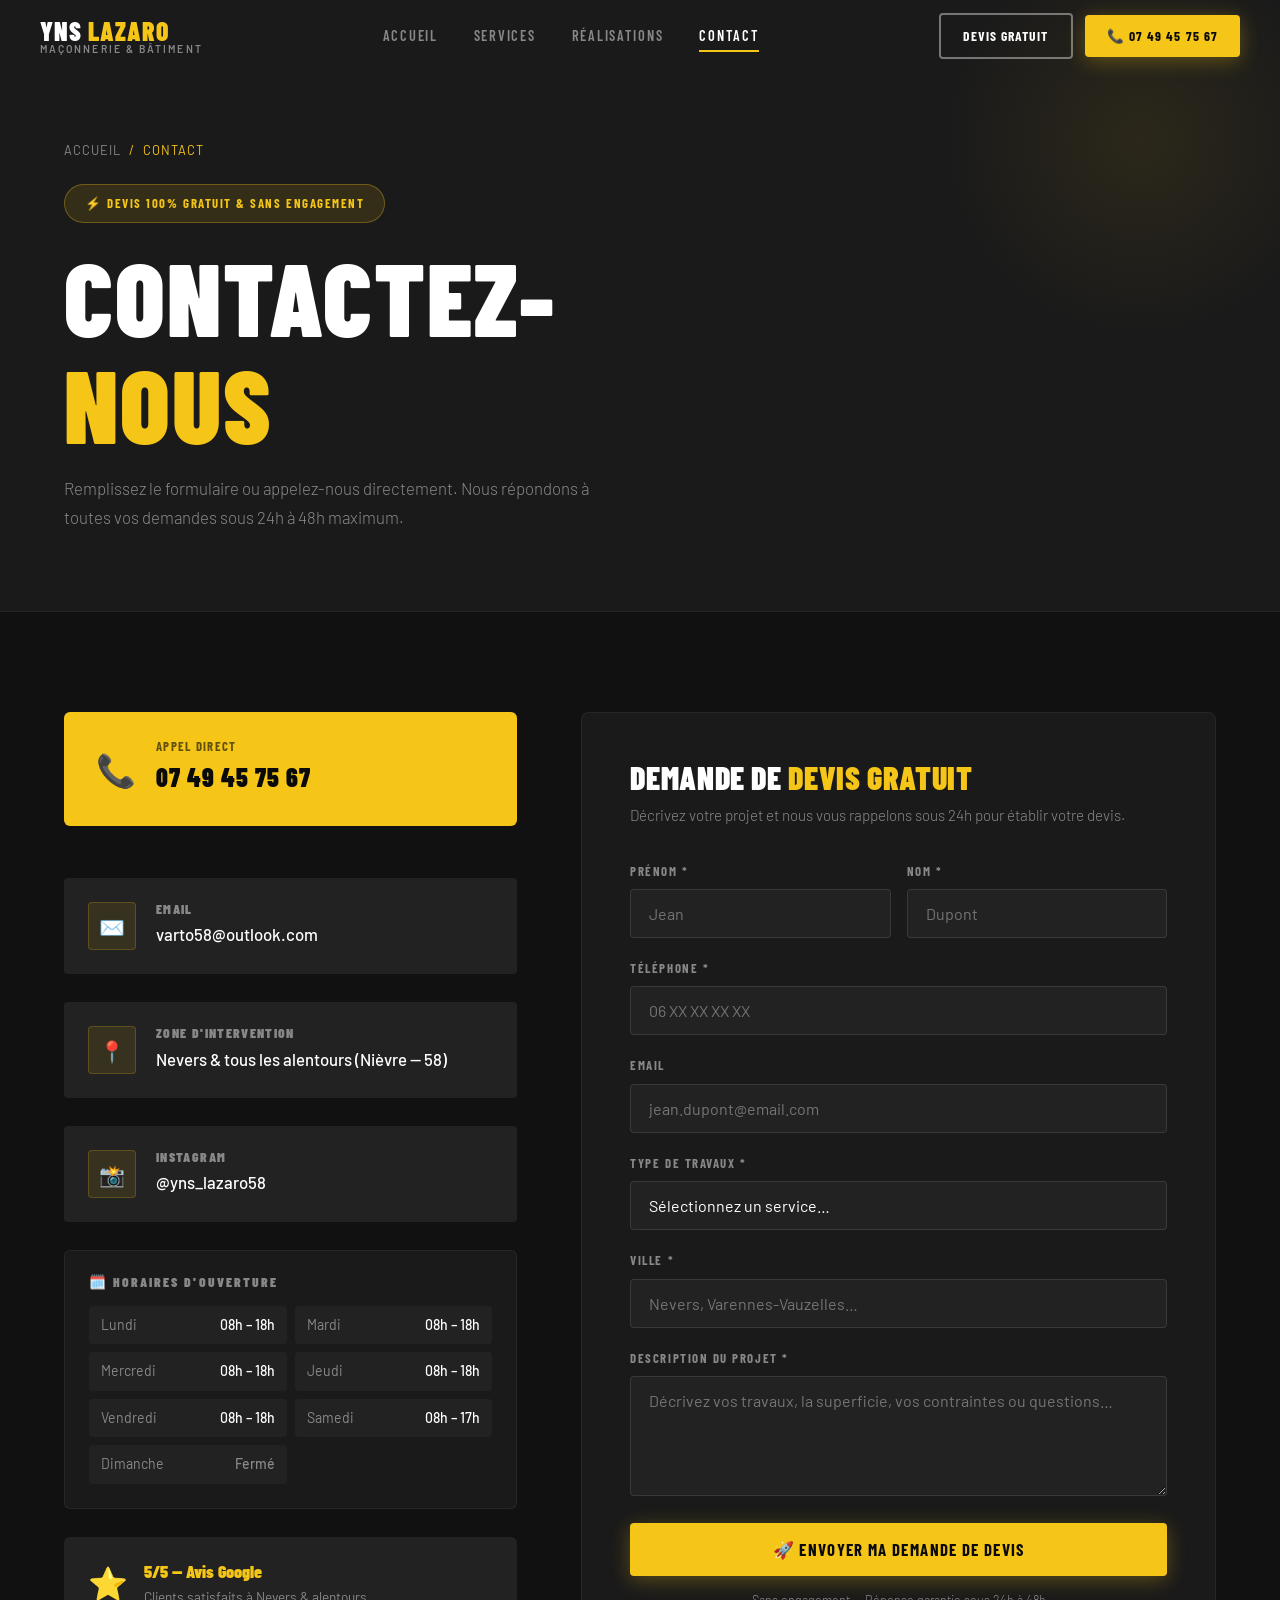
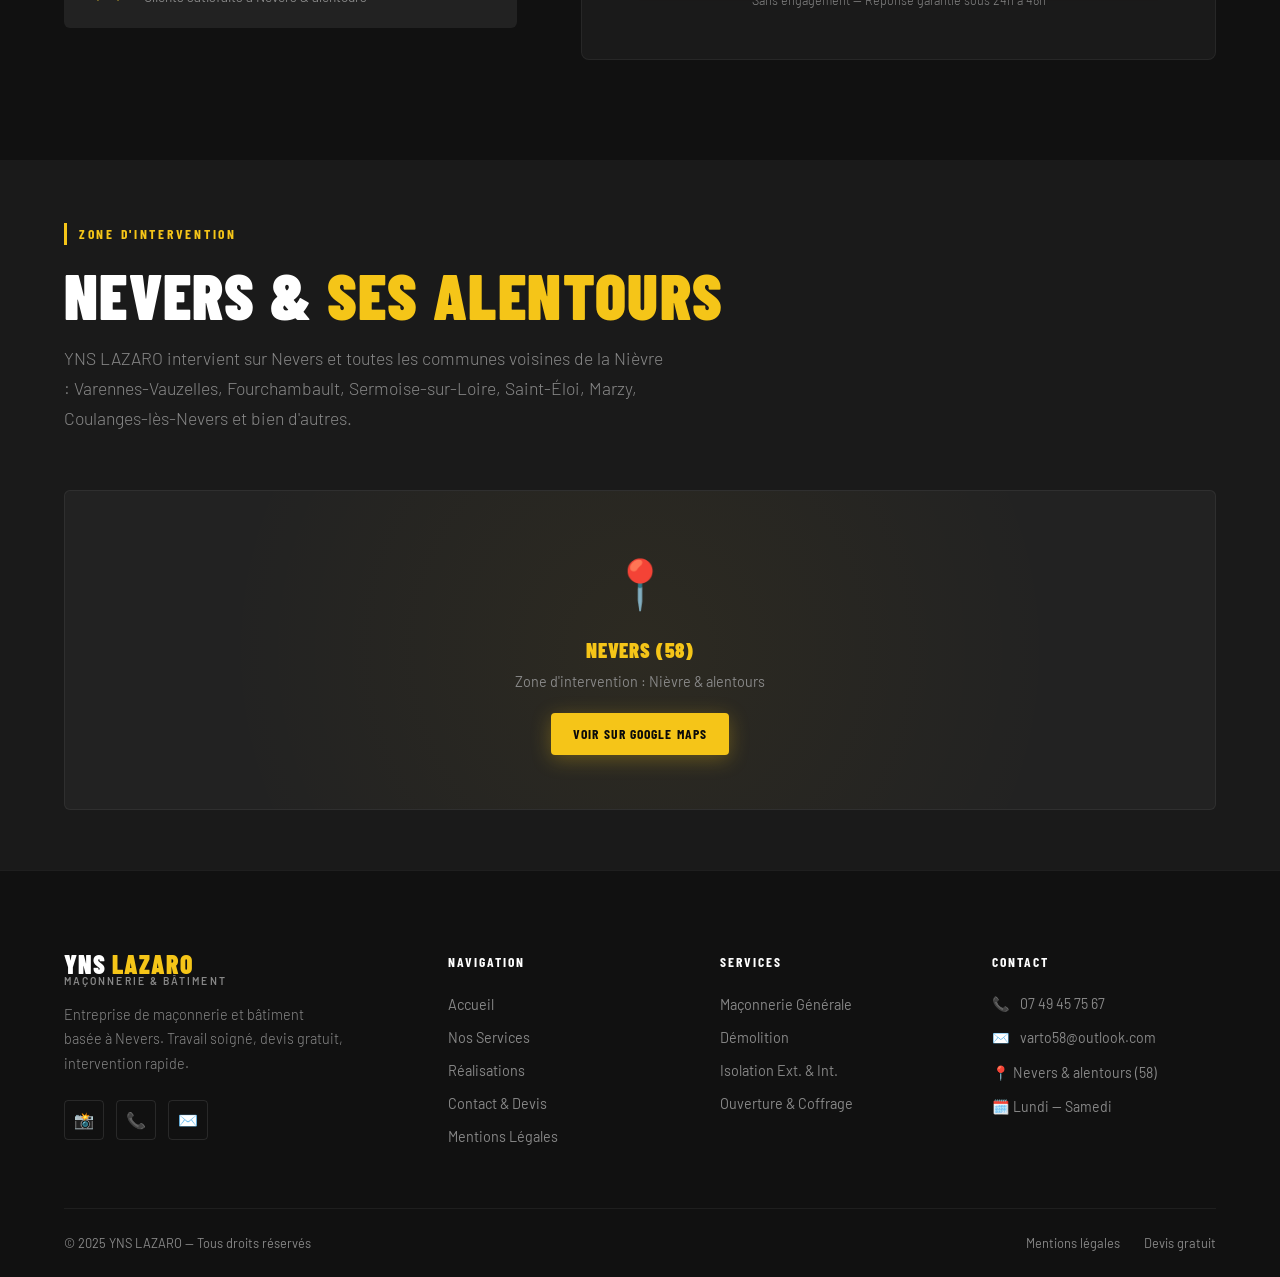
<file: contact.html>
<!DOCTYPE html>
<html lang="fr">
<head>
  <meta charset="UTF-8" />
  <meta name="viewport" content="width=device-width, initial-scale=1.0" />
  <title>Contact &amp; Devis Gratuit | YNS LAZARO – Maçonnerie Nevers</title>
  <meta name="description" content="Contactez YNS LAZARO pour un devis gratuit. Maçonnerie, isolation, démolition à Nevers (58). Réponse sous 24h. Téléphone : 07 49 45 75 67." />
  <link rel="stylesheet" href="style.css" />
  <link rel="preconnect" href="https://fonts.googleapis.com" />
  <link rel="preconnect" href="https://fonts.gstatic.com" crossorigin />
  <style>
    .contact-page-hero {
      background: var(--dark2);
      padding: 140px 0 80px;
      position: relative;
      overflow: hidden;
      border-bottom: 1px solid rgba(255,255,255,0.06);
    }
    .contact-page-hero::before {
      content: '';
      position: absolute;
      top: -60px; right: -60px;
      width: 400px; height: 400px;
      background: radial-gradient(circle, rgba(245,197,24,0.08) 0%, transparent 70%);
      pointer-events: none;
    }
    .badge-free {
      display: inline-flex;
      align-items: center;
      gap: 8px;
      background: rgba(245,197,24,0.12);
      border: 1px solid rgba(245,197,24,0.3);
      color: var(--yellow);
      padding: 8px 20px;
      border-radius: 100px;
      font-family: var(--font-display);
      font-size: 0.8rem;
      font-weight: 700;
      letter-spacing: 0.12em;
      text-transform: uppercase;
      margin-bottom: 20px;
    }
    .call-cta-box {
      background: var(--yellow);
      border-radius: 6px;
      padding: 28px 32px;
      display: flex;
      align-items: center;
      gap: 20px;
      margin-bottom: 24px;
    }
    .call-cta-box .icon { font-size: 2rem; flex-shrink: 0; }
    .call-cta-box h4 {
      font-family: var(--font-display);
      font-size: 0.8rem;
      font-weight: 700;
      letter-spacing: 0.1em;
      text-transform: uppercase;
      color: rgba(0,0,0,0.6);
      margin-bottom: 4px;
    }
    .call-cta-box a {
      font-family: var(--font-display);
      font-size: 1.6rem;
      font-weight: 900;
      color: var(--black);
      letter-spacing: 0.04em;
      transition: var(--transition);
    }
    .call-cta-box a:hover { opacity: 0.7; }
    .hours-grid {
      display: grid;
      grid-template-columns: 1fr 1fr;
      gap: 8px;
      margin-top: 8px;
    }
    .hour-row {
      display: flex;
      justify-content: space-between;
      align-items: center;
      padding: 8px 12px;
      background: var(--dark3);
      border-radius: var(--radius);
      font-size: 0.88rem;
    }
    .hour-row .day { color: var(--grey3); }
    .hour-row .time { color: var(--white); font-weight: 500; }
    .hour-row.closed .time { color: var(--grey3); }
    @media (max-width: 480px) { .hours-grid { grid-template-columns: 1fr; } }
  </style>
</head>
<body>

<!-- ── HEADER ──────────────────────────────────────────────── -->
<header id="header">
  <div class="nav-inner">
    <a href="index.html" class="logo">
      <span class="logo-name">YNS <span>LAZARO</span></span>
      <span class="logo-sub">Maçonnerie & Bâtiment</span>
    </a>
    <nav class="nav-links">
      <a href="index.html">Accueil</a>
      <a href="services.html">Services</a>
      <a href="realisations.html">Réalisations</a>
      <a href="contact.html" class="active">Contact</a>
    </nav>
    <div class="nav-cta">
      <a href="contact.html" class="btn btn-outline btn-sm">Devis gratuit</a>
      <a href="tel:0749457567" class="btn btn-yellow btn-sm">📞 07 49 45 75 67</a>
    </div>
    <div class="hamburger" role="button" aria-label="Menu">
      <span></span><span></span><span></span>
    </div>
  </div>
</header>
<nav class="mobile-nav">
  <a href="index.html">Accueil</a>
  <a href="services.html">Services</a>
  <a href="realisations.html">Réalisations</a>
  <a href="contact.html">Contact</a>
  <a href="tel:0749457567" class="btn btn-yellow">📞 Appeler maintenant</a>
</nav>

<!-- ── HERO ─────────────────────────────────────────────────── -->
<section class="contact-page-hero">
  <div class="container">
    <div class="breadcrumb">
      <a href="index.html">Accueil</a>
      <span>/</span>
      <span>Contact</span>
    </div>
    <div class="badge-free">⚡ Devis 100% gratuit &amp; sans engagement</div>
    <h1>Contactez-<br><span class="yellow">nous</span></h1>
    <p style="color:var(--grey3);max-width:540px;margin-top:16px;">Remplissez le formulaire ou appelez-nous directement. Nous répondons à toutes vos demandes sous 24h à 48h maximum.</p>
  </div>
</section>

<!-- ── CONTACT SECTION ──────────────────────────────────────── -->
<section class="section section-dark">
  <div class="container">
    <div class="contact-layout">

      <!-- Left: Info -->
      <div class="contact-info">

        <!-- Call CTA -->
        <div class="call-cta-box reveal">
          <div class="icon">📞</div>
          <div>
            <h4>Appel direct</h4>
            <a href="tel:0749457567">07 49 45 75 67</a>
          </div>
        </div>

        <div class="contact-info-item reveal">
          <div class="contact-info-icon">✉️</div>
          <div>
            <h4>Email</h4>
            <a href="mailto:varto58@outlook.com">varto58@outlook.com</a>
          </div>
        </div>

        <div class="contact-info-item reveal">
          <div class="contact-info-icon">📍</div>
          <div>
            <h4>Zone d'intervention</h4>
            <p>Nevers &amp; tous les alentours (Nièvre — 58)</p>
          </div>
        </div>

        <div class="contact-info-item reveal">
          <div class="contact-info-icon">📸</div>
          <div>
            <h4>Instagram</h4>
            <a href="https://www.instagram.com/yns_lazaro58" target="_blank" rel="noopener">@yns_lazaro58</a>
          </div>
        </div>

        <!-- Horaires -->
        <div class="reveal" style="background:var(--dark2);border:1px solid rgba(255,255,255,0.06);border-radius:6px;padding:24px;">
          <h4 style="font-family:var(--font-display);font-size:0.85rem;letter-spacing:0.15em;text-transform:uppercase;color:var(--grey3);margin-bottom:16px;">🗓️ Horaires d'ouverture</h4>
          <div class="hours-grid">
            <div class="hour-row"><span class="day">Lundi</span><span class="time">08h – 18h</span></div>
            <div class="hour-row"><span class="day">Mardi</span><span class="time">08h – 18h</span></div>
            <div class="hour-row"><span class="day">Mercredi</span><span class="time">08h – 18h</span></div>
            <div class="hour-row"><span class="day">Jeudi</span><span class="time">08h – 18h</span></div>
            <div class="hour-row"><span class="day">Vendredi</span><span class="time">08h – 18h</span></div>
            <div class="hour-row"><span class="day">Samedi</span><span class="time">08h – 17h</span></div>
            <div class="hour-row closed"><span class="day">Dimanche</span><span class="time">Fermé</span></div>
          </div>
        </div>

        <!-- Social proof mini -->
        <div class="reveal" style="background:var(--dark3);border-radius:6px;padding:20px 24px;display:flex;align-items:center;gap:16px;">
          <div style="font-size:2rem;">⭐</div>
          <div>
            <div style="font-family:var(--font-display);font-size:1.1rem;font-weight:900;color:var(--yellow);">5/5 — Avis Google</div>
            <div style="font-size:0.85rem;color:var(--grey3);">Clients satisfaits à Nevers &amp; alentours</div>
          </div>
        </div>

      </div>

      <!-- Right: Form -->
      <div class="contact-form-box reveal">
        <h3>Demande de <span class="yellow">devis gratuit</span></h3>
        <p>Décrivez votre projet et nous vous rappelons sous 24h pour établir votre devis.</p>

        <form id="contact-form" novalidate>
          <div class="form-row">
            <div class="form-group">
              <label for="prenom">Prénom *</label>
              <input type="text" id="prenom" name="prenom" placeholder="Jean" required />
              <span class="form-error">Veuillez entrer votre prénom.</span>
            </div>
            <div class="form-group">
              <label for="nom">Nom *</label>
              <input type="text" id="nom" name="nom" placeholder="Dupont" required />
              <span class="form-error">Veuillez entrer votre nom.</span>
            </div>
          </div>

          <div class="form-group">
            <label for="telephone">Téléphone *</label>
            <input type="tel" id="telephone" name="telephone" placeholder="06 XX XX XX XX" required />
            <span class="form-error">Veuillez entrer un numéro valide.</span>
          </div>

          <div class="form-group">
            <label for="email">Email</label>
            <input type="email" id="email" name="email" placeholder="jean.dupont@email.com" />
            <span class="form-error">Adresse email invalide.</span>
          </div>

          <div class="form-group">
            <label for="service">Type de travaux *</label>
            <select id="service" name="service" required>
              <option value="" disabled selected>Sélectionnez un service…</option>
              <option value="maconnerie">Maçonnerie générale</option>
              <option value="demolition">Démolition</option>
              <option value="isolation">Isolation extérieure / intérieure</option>
              <option value="ouverture">Ouverture &amp; coffrage</option>
              <option value="autre">Autre / Je ne sais pas encore</option>
            </select>
            <span class="form-error">Veuillez sélectionner un service.</span>
          </div>

          <div class="form-group">
            <label for="ville">Ville *</label>
            <input type="text" id="ville" name="ville" placeholder="Nevers, Varennes-Vauzelles…" required />
            <span class="form-error">Veuillez indiquer votre ville.</span>
          </div>

          <div class="form-group">
            <label for="message">Description du projet *</label>
            <textarea id="message" name="message" placeholder="Décrivez vos travaux, la superficie, vos contraintes ou questions…" required></textarea>
            <span class="form-error">Veuillez décrire votre projet.</span>
          </div>

          <button type="submit" class="btn btn-yellow" style="width:100%;justify-content:center;font-size:1.05rem;">
            🚀 Envoyer ma demande de devis
          </button>

          <div id="form-success" class="form-success">
            ✅ Votre demande a bien été envoyée ! Nous vous répondrons sous 24h. Merci de votre confiance.
          </div>

          <p style="font-size:0.78rem;color:var(--grey3);margin-top:14px;text-align:center;">
            Sans engagement — Réponse garantie sous 24h à 48h
          </p>
        </form>
      </div>

    </div>
  </div>
</section>

<!-- ── MAP PLACEHOLDER ──────────────────────────────────────── -->
<section class="section section-darker" style="padding:60px 0;">
  <div class="container">
    <span class="section-label reveal">Zone d'intervention</span>
    <h2 class="section-title reveal">Nevers &amp; <span class="yellow">ses alentours</span></h2>
    <p class="section-intro reveal">YNS LAZARO intervient sur Nevers et toutes les communes voisines de la Nièvre : Varennes-Vauzelles, Fourchambault, Sermoise-sur-Loire, Saint-Éloi, Marzy, Coulanges-lès-Nevers et bien d'autres.</p>
    <div class="reveal" style="background:var(--dark3);border:1px solid rgba(255,255,255,0.06);border-radius:6px;height:320px;display:flex;align-items:center;justify-content:center;position:relative;overflow:hidden;">
      <div style="text-align:center;z-index:2;position:relative;">
        <div style="font-size:3rem;margin-bottom:12px;">📍</div>
        <div style="font-family:var(--font-display);font-size:1.3rem;font-weight:900;letter-spacing:0.04em;color:var(--yellow);">NEVERS (58)</div>
        <div style="font-size:0.9rem;color:var(--grey3);margin-top:4px;">Zone d'intervention : Nièvre &amp; alentours</div>
        <a href="https://maps.google.com/?q=Nevers+58000" target="_blank" rel="noopener" class="btn btn-yellow btn-sm" style="margin-top:20px;display:inline-flex;">
          Voir sur Google Maps
        </a>
      </div>
      <!-- decorative dots -->
      <div style="position:absolute;inset:0;background:radial-gradient(circle at 50% 50%, rgba(245,197,24,0.05) 0%, transparent 70%);pointer-events:none;"></div>
    </div>
  </div>
</section>

<!-- ── FOOTER ───────────────────────────────────────────────── -->
<footer>
  <div class="container">
    <div class="footer-grid">
      <div class="footer-brand">
        <a href="index.html" class="logo">
          <span class="logo-name">YNS <span>LAZARO</span></span>
          <span class="logo-sub">Maçonnerie & Bâtiment</span>
        </a>
        <p>Entreprise de maçonnerie et bâtiment basée à Nevers. Travail soigné, devis gratuit, intervention rapide.</p>
        <div class="footer-social">
          <a href="https://www.instagram.com/yns_lazaro58" target="_blank" rel="noopener" class="social-btn">📸</a>
          <a href="tel:0749457567" class="social-btn">📞</a>
          <a href="mailto:varto58@outlook.com" class="social-btn">✉️</a>
        </div>
      </div>
      <div class="footer-col">
        <h5>Navigation</h5>
        <ul>
          <li><a href="index.html">Accueil</a></li>
          <li><a href="services.html">Nos Services</a></li>
          <li><a href="realisations.html">Réalisations</a></li>
          <li><a href="contact.html">Contact &amp; Devis</a></li>
          <li><a href="mentions-legales.html">Mentions Légales</a></li>
        </ul>
      </div>
      <div class="footer-col">
        <h5>Services</h5>
        <ul>
          <li><a href="services.html#maconnerie">Maçonnerie Générale</a></li>
          <li><a href="services.html#demolition">Démolition</a></li>
          <li><a href="services.html#isolation">Isolation Ext. &amp; Int.</a></li>
          <li><a href="services.html#ouverture">Ouverture &amp; Coffrage</a></li>
        </ul>
      </div>
      <div class="footer-col">
        <h5>Contact</h5>
        <div class="footer-contact-item">📞 <a href="tel:0749457567">07 49 45 75 67</a></div>
        <div class="footer-contact-item">✉️ <a href="mailto:varto58@outlook.com">varto58@outlook.com</a></div>
        <div class="footer-contact-item">📍 Nevers &amp; alentours (58)</div>
        <div class="footer-contact-item">🗓️ Lundi — Samedi</div>
      </div>
    </div>
    <div class="footer-bottom">
      <span>© 2025 YNS LAZARO — Tous droits réservés</span>
      <div class="footer-bottom-links">
        <a href="mentions-legales.html">Mentions légales</a>
        <a href="contact.html">Devis gratuit</a>
      </div>
    </div>
  </div>
</footer>

<div class="sticky-cta">
  <a href="tel:0749457567">📞 Appeler maintenant — 07 49 45 75 67</a>
</div>

<script src="script.js"></script>
</body>
</html>
</file>
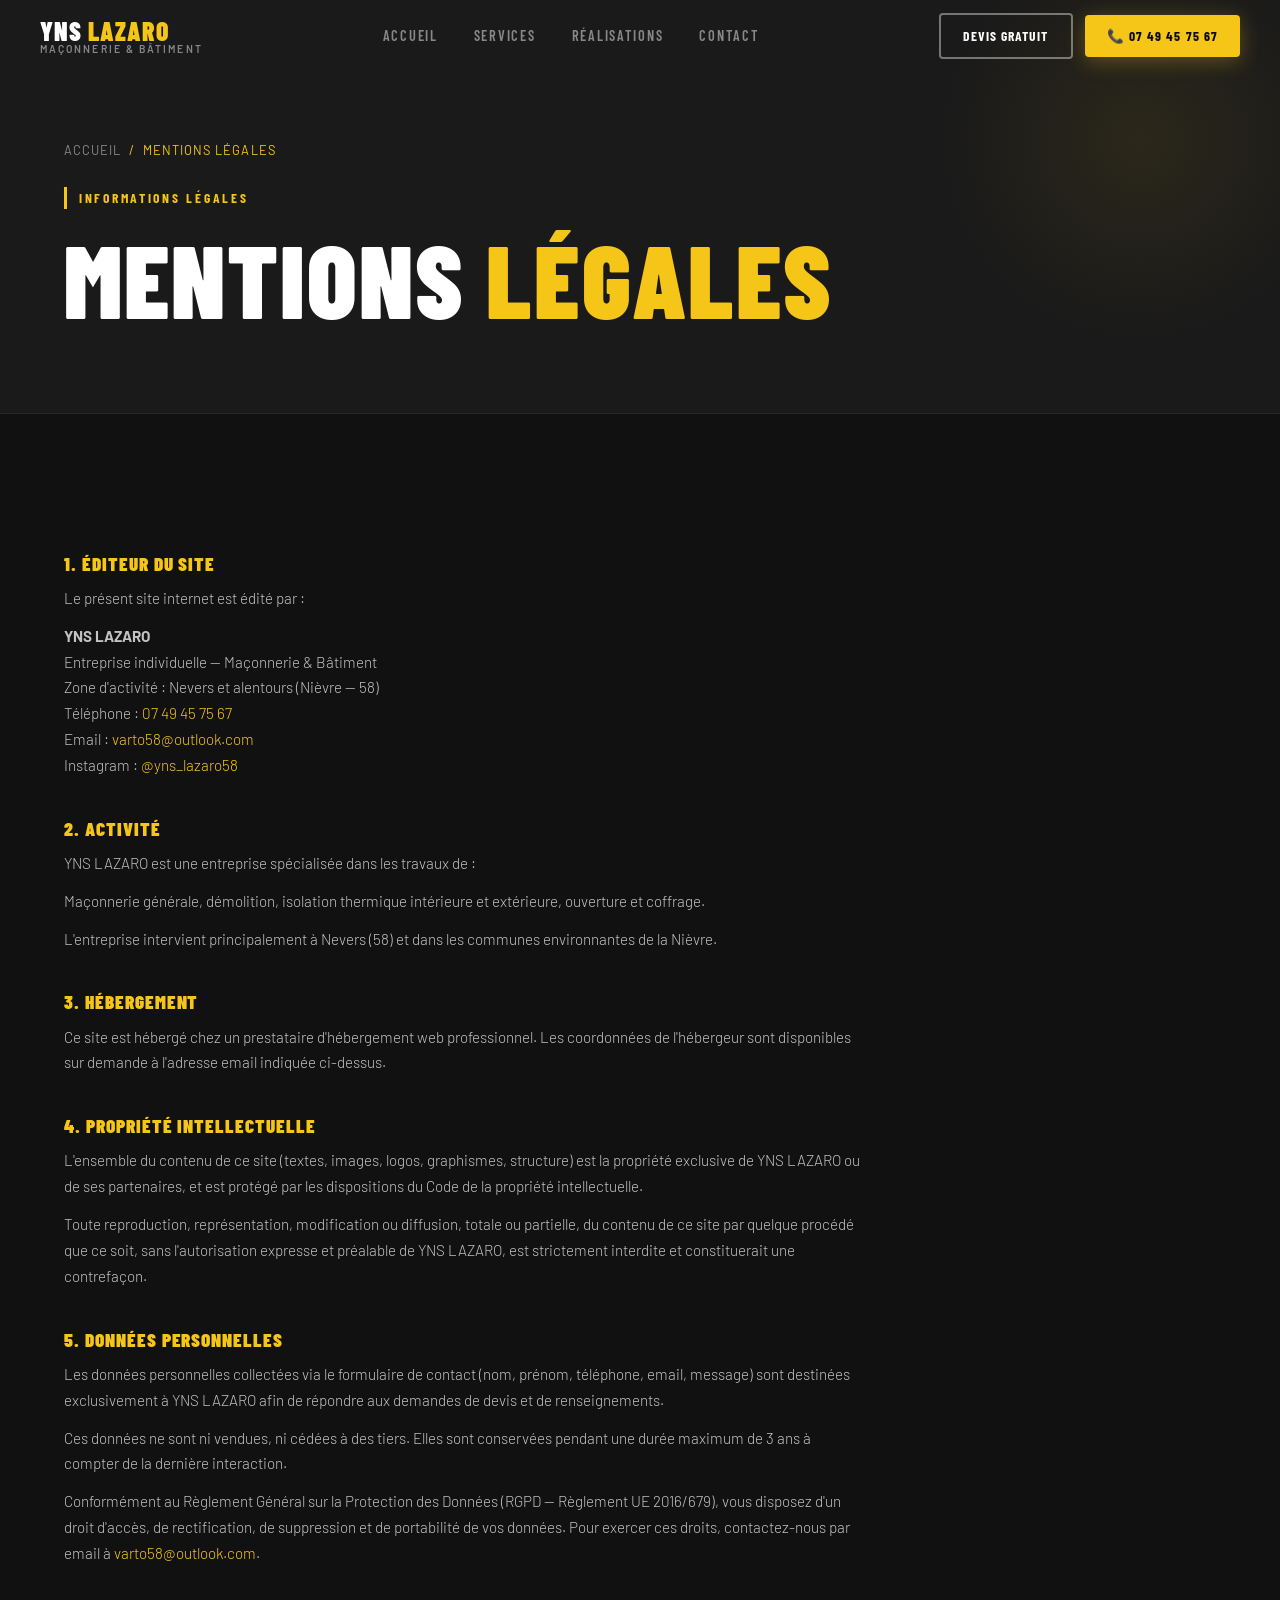
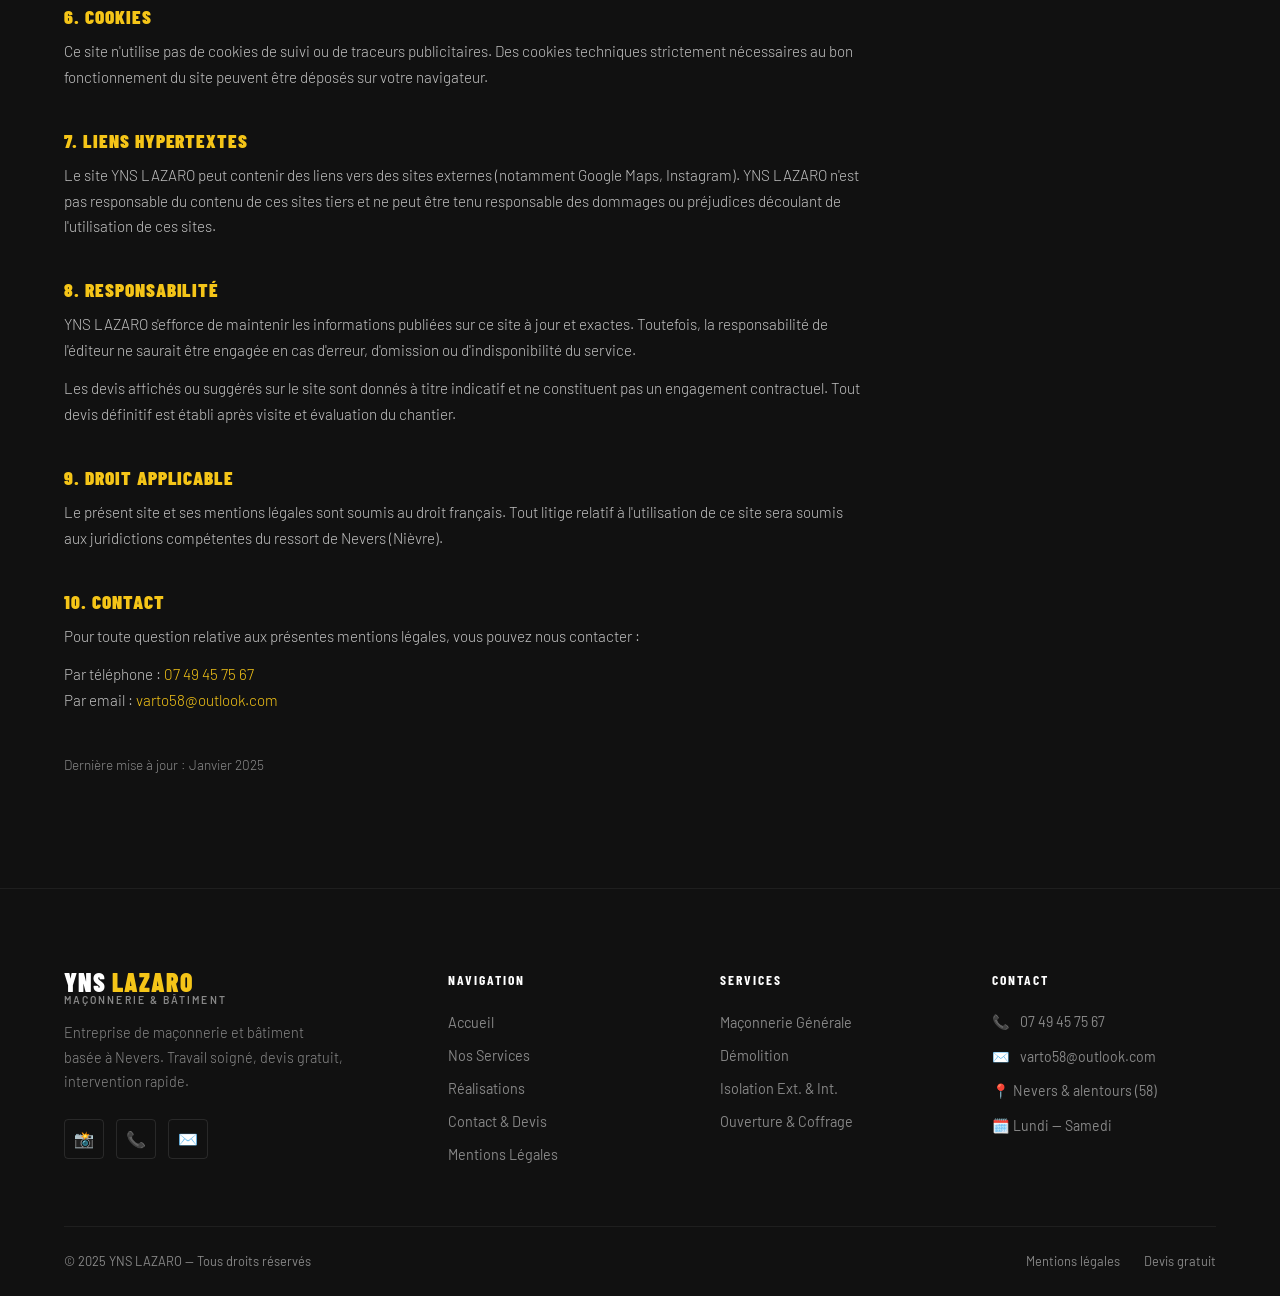
<file: mentions-legales.html>
<!DOCTYPE html>
<html lang="fr">
<head>
  <meta charset="UTF-8" />
  <meta name="viewport" content="width=device-width, initial-scale=1.0" />
  <title>Mentions Légales | YNS LAZARO – Maçonnerie Nevers</title>
  <meta name="description" content="Mentions légales du site YNS LAZARO, entreprise de maçonnerie à Nevers (58)." />
  <meta name="robots" content="noindex" />
  <link rel="stylesheet" href="style.css" />
  <link rel="preconnect" href="https://fonts.googleapis.com" />
  <link rel="preconnect" href="https://fonts.gstatic.com" crossorigin />
</head>
<body>

<!-- ── HEADER ──────────────────────────────────────────────── -->
<header id="header">
  <div class="nav-inner">
    <a href="index.html" class="logo">
      <span class="logo-name">YNS <span>LAZARO</span></span>
      <span class="logo-sub">Maçonnerie & Bâtiment</span>
    </a>
    <nav class="nav-links">
      <a href="index.html">Accueil</a>
      <a href="services.html">Services</a>
      <a href="realisations.html">Réalisations</a>
      <a href="contact.html">Contact</a>
    </nav>
    <div class="nav-cta">
      <a href="contact.html" class="btn btn-outline btn-sm">Devis gratuit</a>
      <a href="tel:0749457567" class="btn btn-yellow btn-sm">📞 07 49 45 75 67</a>
    </div>
    <div class="hamburger" role="button" aria-label="Menu">
      <span></span><span></span><span></span>
    </div>
  </div>
</header>
<nav class="mobile-nav">
  <a href="index.html">Accueil</a>
  <a href="services.html">Services</a>
  <a href="realisations.html">Réalisations</a>
  <a href="contact.html">Contact</a>
  <a href="tel:0749457567" class="btn btn-yellow">📞 Appeler maintenant</a>
</nav>

<!-- ── PAGE HERO ────────────────────────────────────────────── -->
<section class="page-hero">
  <div class="container">
    <div class="breadcrumb">
      <a href="index.html">Accueil</a>
      <span>/</span>
      <span>Mentions légales</span>
    </div>
    <span class="section-label">Informations légales</span>
    <h1>Mentions <span class="yellow">Légales</span></h1>
  </div>
</section>

<!-- ── CONTENT ──────────────────────────────────────────────── -->
<section class="section section-dark">
  <div class="container">
    <div class="legal-content">

      <h3>1. Éditeur du site</h3>
      <p>Le présent site internet est édité par :</p>
      <p>
        <strong>YNS LAZARO</strong><br />
        Entreprise individuelle — Maçonnerie &amp; Bâtiment<br />
        Zone d'activité : Nevers et alentours (Nièvre — 58)<br />
        Téléphone : <a href="tel:0749457567">07 49 45 75 67</a><br />
        Email : <a href="mailto:varto58@outlook.com">varto58@outlook.com</a><br />
        Instagram : <a href="https://www.instagram.com/yns_lazaro58" target="_blank" rel="noopener">@yns_lazaro58</a>
      </p>

      <h3>2. Activité</h3>
      <p>YNS LAZARO est une entreprise spécialisée dans les travaux de :</p>
      <p>Maçonnerie générale, démolition, isolation thermique intérieure et extérieure, ouverture et coffrage.</p>
      <p>L'entreprise intervient principalement à Nevers (58) et dans les communes environnantes de la Nièvre.</p>

      <h3>3. Hébergement</h3>
      <p>Ce site est hébergé chez un prestataire d'hébergement web professionnel. Les coordonnées de l'hébergeur sont disponibles sur demande à l'adresse email indiquée ci-dessus.</p>

      <h3>4. Propriété intellectuelle</h3>
      <p>L'ensemble du contenu de ce site (textes, images, logos, graphismes, structure) est la propriété exclusive de YNS LAZARO ou de ses partenaires, et est protégé par les dispositions du Code de la propriété intellectuelle.</p>
      <p>Toute reproduction, représentation, modification ou diffusion, totale ou partielle, du contenu de ce site par quelque procédé que ce soit, sans l'autorisation expresse et préalable de YNS LAZARO, est strictement interdite et constituerait une contrefaçon.</p>

      <h3>5. Données personnelles</h3>
      <p>Les données personnelles collectées via le formulaire de contact (nom, prénom, téléphone, email, message) sont destinées exclusivement à YNS LAZARO afin de répondre aux demandes de devis et de renseignements.</p>
      <p>Ces données ne sont ni vendues, ni cédées à des tiers. Elles sont conservées pendant une durée maximum de 3 ans à compter de la dernière interaction.</p>
      <p>Conformément au Règlement Général sur la Protection des Données (RGPD — Règlement UE 2016/679), vous disposez d'un droit d'accès, de rectification, de suppression et de portabilité de vos données. Pour exercer ces droits, contactez-nous par email à <a href="mailto:varto58@outlook.com">varto58@outlook.com</a>.</p>

      <h3>6. Cookies</h3>
      <p>Ce site n'utilise pas de cookies de suivi ou de traceurs publicitaires. Des cookies techniques strictement nécessaires au bon fonctionnement du site peuvent être déposés sur votre navigateur.</p>

      <h3>7. Liens hypertextes</h3>
      <p>Le site YNS LAZARO peut contenir des liens vers des sites externes (notamment Google Maps, Instagram). YNS LAZARO n'est pas responsable du contenu de ces sites tiers et ne peut être tenu responsable des dommages ou préjudices découlant de l'utilisation de ces sites.</p>

      <h3>8. Responsabilité</h3>
      <p>YNS LAZARO s'efforce de maintenir les informations publiées sur ce site à jour et exactes. Toutefois, la responsabilité de l'éditeur ne saurait être engagée en cas d'erreur, d'omission ou d'indisponibilité du service.</p>
      <p>Les devis affichés ou suggérés sur le site sont donnés à titre indicatif et ne constituent pas un engagement contractuel. Tout devis définitif est établi après visite et évaluation du chantier.</p>

      <h3>9. Droit applicable</h3>
      <p>Le présent site et ses mentions légales sont soumis au droit français. Tout litige relatif à l'utilisation de ce site sera soumis aux juridictions compétentes du ressort de Nevers (Nièvre).</p>

      <h3>10. Contact</h3>
      <p>Pour toute question relative aux présentes mentions légales, vous pouvez nous contacter :</p>
      <p>
        Par téléphone : <a href="tel:0749457567">07 49 45 75 67</a><br />
        Par email : <a href="mailto:varto58@outlook.com">varto58@outlook.com</a>
      </p>

      <p style="margin-top:40px;font-size:0.85rem;color:var(--grey3);">Dernière mise à jour : Janvier 2025</p>

    </div>
  </div>
</section>

<!-- ── FOOTER ───────────────────────────────────────────────── -->
<footer>
  <div class="container">
    <div class="footer-grid">
      <div class="footer-brand">
        <a href="index.html" class="logo">
          <span class="logo-name">YNS <span>LAZARO</span></span>
          <span class="logo-sub">Maçonnerie & Bâtiment</span>
        </a>
        <p>Entreprise de maçonnerie et bâtiment basée à Nevers. Travail soigné, devis gratuit, intervention rapide.</p>
        <div class="footer-social">
          <a href="https://www.instagram.com/yns_lazaro58" target="_blank" rel="noopener" class="social-btn">📸</a>
          <a href="tel:0749457567" class="social-btn">📞</a>
          <a href="mailto:varto58@outlook.com" class="social-btn">✉️</a>
        </div>
      </div>
      <div class="footer-col">
        <h5>Navigation</h5>
        <ul>
          <li><a href="index.html">Accueil</a></li>
          <li><a href="services.html">Nos Services</a></li>
          <li><a href="realisations.html">Réalisations</a></li>
          <li><a href="contact.html">Contact &amp; Devis</a></li>
          <li><a href="mentions-legales.html">Mentions Légales</a></li>
        </ul>
      </div>
      <div class="footer-col">
        <h5>Services</h5>
        <ul>
          <li><a href="services.html#maconnerie">Maçonnerie Générale</a></li>
          <li><a href="services.html#demolition">Démolition</a></li>
          <li><a href="services.html#isolation">Isolation Ext. &amp; Int.</a></li>
          <li><a href="services.html#ouverture">Ouverture &amp; Coffrage</a></li>
        </ul>
      </div>
      <div class="footer-col">
        <h5>Contact</h5>
        <div class="footer-contact-item">📞 <a href="tel:0749457567">07 49 45 75 67</a></div>
        <div class="footer-contact-item">✉️ <a href="mailto:varto58@outlook.com">varto58@outlook.com</a></div>
        <div class="footer-contact-item">📍 Nevers &amp; alentours (58)</div>
        <div class="footer-contact-item">🗓️ Lundi — Samedi</div>
      </div>
    </div>
    <div class="footer-bottom">
      <span>© 2025 YNS LAZARO — Tous droits réservés</span>
      <div class="footer-bottom-links">
        <a href="mentions-legales.html">Mentions légales</a>
        <a href="contact.html">Devis gratuit</a>
      </div>
    </div>
  </div>
</footer>

<div class="sticky-cta">
  <a href="tel:0749457567">📞 Appeler maintenant — 07 49 45 75 67</a>
</div>

<script src="script.js"></script>
</body>
</html>
</file>
<file: style.css>
/* ============================================================
   YNS LAZARO — Style Premium BTP
   Palette: Noir profond / Gris anthracite / Jaune chantier
   ============================================================ */

@import url('https://fonts.googleapis.com/css2?family=Barlow+Condensed:wght@400;600;700;900&family=Barlow:wght@300;400;500;600&display=swap');

/* ── Variables ─────────────────────────────────────────────── */
:root {
  --yellow: #F5C518;
  --yellow-dark: #D4A800;
  --black: #0A0A0A;
  --dark: #111111;
  --dark2: #1A1A1A;
  --dark3: #222222;
  --grey: #2E2E2E;
  --grey2: #3D3D3D;
  --grey3: #888888;
  --light: #F4F4F4;
  --white: #FFFFFF;
  --font-display: 'Barlow Condensed', sans-serif;
  --font-body: 'Barlow', sans-serif;
  --radius: 4px;
  --shadow: 0 4px 30px rgba(0,0,0,0.4);
  --shadow-yellow: 0 4px 20px rgba(245,197,24,0.3);
  --transition: all 0.3s cubic-bezier(0.4, 0, 0.2, 1);
}

/* ── Reset ──────────────────────────────────────────────────── */
*, *::before, *::after { box-sizing: border-box; margin: 0; padding: 0; }
html { scroll-behavior: smooth; font-size: 16px; }
body {
  font-family: var(--font-body);
  background: var(--black);
  color: var(--white);
  line-height: 1.6;
  overflow-x: hidden;
}
img { max-width: 100%; height: auto; display: block; }
a { text-decoration: none; color: inherit; }
ul { list-style: none; }
button { cursor: pointer; border: none; background: none; font-family: inherit; }

/* ── Typography ─────────────────────────────────────────────── */
h1, h2, h3, h4 {
  font-family: var(--font-display);
  font-weight: 900;
  text-transform: uppercase;
  letter-spacing: 0.02em;
  line-height: 1.05;
}
h1 { font-size: clamp(3rem, 8vw, 7rem); }
h2 { font-size: clamp(2.2rem, 5vw, 4rem); }
h3 { font-size: clamp(1.4rem, 3vw, 2rem); }
h4 { font-size: 1.2rem; }
p { font-size: 1.05rem; font-weight: 300; line-height: 1.7; }

/* ── Utility ────────────────────────────────────────────────── */
.container { max-width: 1200px; margin: 0 auto; padding: 0 24px; }
.yellow { color: var(--yellow); }
.section-label {
  display: inline-block;
  font-family: var(--font-display);
  font-size: 0.85rem;
  font-weight: 700;
  letter-spacing: 0.2em;
  text-transform: uppercase;
  color: var(--yellow);
  border-left: 3px solid var(--yellow);
  padding-left: 12px;
  margin-bottom: 16px;
}
.tag {
  display: inline-flex;
  align-items: center;
  gap: 6px;
  background: rgba(245,197,24,0.12);
  color: var(--yellow);
  border: 1px solid rgba(245,197,24,0.3);
  padding: 6px 14px;
  border-radius: 100px;
  font-size: 0.8rem;
  font-weight: 600;
  letter-spacing: 0.08em;
  text-transform: uppercase;
}

/* ── Buttons ────────────────────────────────────────────────── */
.btn {
  display: inline-flex;
  align-items: center;
  gap: 10px;
  font-family: var(--font-display);
  font-size: 1rem;
  font-weight: 700;
  letter-spacing: 0.08em;
  text-transform: uppercase;
  padding: 16px 32px;
  border-radius: var(--radius);
  transition: var(--transition);
  cursor: pointer;
  border: none;
}
.btn-yellow {
  background: var(--yellow);
  color: var(--black);
  box-shadow: var(--shadow-yellow);
}
.btn-yellow:hover {
  background: var(--yellow-dark);
  transform: translateY(-2px);
  box-shadow: 0 8px 30px rgba(245,197,24,0.45);
}
.btn-outline {
  background: transparent;
  color: var(--white);
  border: 2px solid rgba(255,255,255,0.4);
}
.btn-outline:hover {
  border-color: var(--yellow);
  color: var(--yellow);
  transform: translateY(-2px);
}
.btn-call {
  background: var(--yellow);
  color: var(--black);
  font-size: 1.1rem;
  padding: 18px 36px;
}
.btn-call:hover {
  background: var(--yellow-dark);
  transform: translateY(-3px);
  box-shadow: 0 10px 35px rgba(245,197,24,0.5);
}
.btn-sm {
  padding: 10px 22px;
  font-size: 0.85rem;
}

/* ── Header / Nav ───────────────────────────────────────────── */
#header {
  position: fixed;
  top: 0;
  left: 0;
  right: 0;
  z-index: 1000;
  padding: 0 24px;
  transition: var(--transition);
}
#header.scrolled {
  background: rgba(10,10,10,0.97);
  backdrop-filter: blur(12px);
  border-bottom: 1px solid rgba(255,255,255,0.06);
  box-shadow: 0 4px 20px rgba(0,0,0,0.5);
}
.nav-inner {
  max-width: 1200px;
  margin: 0 auto;
  display: flex;
  align-items: center;
  justify-content: space-between;
  height: 72px;
}
.logo {
  display: flex;
  flex-direction: column;
  line-height: 1;
}
.logo-name {
  font-family: var(--font-display);
  font-size: 1.6rem;
  font-weight: 900;
  letter-spacing: 0.04em;
  text-transform: uppercase;
  color: var(--white);
}
.logo-name span { color: var(--yellow); }
.logo-sub {
  font-size: 0.65rem;
  letter-spacing: 0.2em;
  text-transform: uppercase;
  color: var(--grey3);
  font-weight: 600;
}
.nav-links {
  display: flex;
  align-items: center;
  gap: 36px;
}
.nav-links a {
  font-family: var(--font-display);
  font-size: 0.9rem;
  font-weight: 600;
  letter-spacing: 0.12em;
  text-transform: uppercase;
  color: var(--grey3);
  transition: var(--transition);
  position: relative;
}
.nav-links a::after {
  content: '';
  position: absolute;
  bottom: -4px; left: 0;
  width: 0; height: 2px;
  background: var(--yellow);
  transition: var(--transition);
}
.nav-links a:hover, .nav-links a.active { color: var(--white); }
.nav-links a:hover::after, .nav-links a.active::after { width: 100%; }
.nav-cta { display: flex; align-items: center; gap: 12px; }

/* Hamburger */
.hamburger {
  display: none;
  flex-direction: column;
  gap: 5px;
  padding: 8px;
  cursor: pointer;
}
.hamburger span {
  display: block;
  width: 26px; height: 2px;
  background: var(--white);
  border-radius: 2px;
  transition: var(--transition);
}
.hamburger.open span:nth-child(1) { transform: rotate(45deg) translate(5px, 5px); }
.hamburger.open span:nth-child(2) { opacity: 0; }
.hamburger.open span:nth-child(3) { transform: rotate(-45deg) translate(5px, -5px); }

/* Mobile nav */
.mobile-nav {
  display: none;
  position: fixed;
  top: 72px; left: 0; right: 0;
  background: var(--dark);
  border-top: 1px solid rgba(255,255,255,0.06);
  padding: 24px;
  z-index: 999;
  flex-direction: column;
  gap: 8px;
}
.mobile-nav.open { display: flex; }
.mobile-nav a {
  font-family: var(--font-display);
  font-size: 1.2rem;
  font-weight: 700;
  letter-spacing: 0.08em;
  text-transform: uppercase;
  color: var(--grey3);
  padding: 12px 0;
  border-bottom: 1px solid rgba(255,255,255,0.05);
  transition: var(--transition);
}
.mobile-nav a:hover { color: var(--yellow); padding-left: 8px; }
.mobile-nav .btn-yellow { margin-top: 12px; justify-content: center; }

/* ── Hero Section ───────────────────────────────────────────── */
.hero {
  position: relative;
  min-height: 100vh;
  display: flex;
  align-items: center;
  overflow: hidden;
}
.hero-bg {
  position: absolute;
  inset: 0;
  background-image: url('https://images.unsplash.com/photo-1504307651254-35680f356dfd?w=1600&q=80');
  background-size: cover;
  background-position: center;
  filter: brightness(0.25);
  transform: scale(1.05);
  animation: heroZoom 12s ease-in-out infinite alternate;
}
@keyframes heroZoom {
  from { transform: scale(1.05); }
  to { transform: scale(1.0); }
}
.hero-overlay {
  position: absolute;
  inset: 0;
  background: linear-gradient(135deg, rgba(10,10,10,0.7) 0%, rgba(10,10,10,0.2) 50%, rgba(10,10,10,0.8) 100%);
}
.hero-stripe {
  position: absolute;
  bottom: 0; left: 0;
  width: 100%; height: 6px;
  background: repeating-linear-gradient(90deg, var(--yellow) 0, var(--yellow) 40px, var(--black) 40px, var(--black) 60px);
}
.hero-content {
  position: relative;
  z-index: 2;
  padding-top: 100px;
}
.hero-badge {
  display: inline-flex;
  align-items: center;
  gap: 8px;
  background: var(--yellow);
  color: var(--black);
  padding: 8px 20px;
  border-radius: 100px;
  font-family: var(--font-display);
  font-size: 0.8rem;
  font-weight: 800;
  letter-spacing: 0.15em;
  text-transform: uppercase;
  margin-bottom: 24px;
  animation: fadeInDown 0.8s ease forwards;
}
.hero h1 {
  animation: fadeInUp 0.9s ease 0.2s both;
  text-shadow: 0 4px 30px rgba(0,0,0,0.8);
}
.hero p {
  font-size: 1.15rem;
  color: rgba(255,255,255,0.75);
  max-width: 560px;
  margin: 20px 0 36px;
  animation: fadeInUp 0.9s ease 0.4s both;
}
.hero-ctas {
  display: flex;
  gap: 16px;
  flex-wrap: wrap;
  animation: fadeInUp 0.9s ease 0.6s both;
}
.hero-stats {
  display: flex;
  gap: 40px;
  margin-top: 60px;
  animation: fadeInUp 0.9s ease 0.8s both;
  flex-wrap: wrap;
}
.hero-stat span {
  display: block;
  font-family: var(--font-display);
  font-size: 2.8rem;
  font-weight: 900;
  color: var(--yellow);
  line-height: 1;
}
.hero-stat p {
  font-size: 0.8rem;
  color: rgba(255,255,255,0.5);
  margin: 4px 0 0;
  text-transform: uppercase;
  letter-spacing: 0.1em;
}

/* ── Trust Bar ──────────────────────────────────────────────── */
.trust-bar {
  background: var(--yellow);
  padding: 16px 0;
  overflow: hidden;
}
.trust-scroll {
  display: flex;
  gap: 48px;
  animation: scrollLeft 20s linear infinite;
  white-space: nowrap;
}
.trust-item {
  display: flex;
  align-items: center;
  gap: 10px;
  font-family: var(--font-display);
  font-size: 0.9rem;
  font-weight: 700;
  letter-spacing: 0.08em;
  text-transform: uppercase;
  color: var(--black);
  flex-shrink: 0;
}
@keyframes scrollLeft {
  from { transform: translateX(0); }
  to { transform: translateX(-50%); }
}

/* ── Sections ───────────────────────────────────────────────── */
.section { padding: 100px 0; }
.section-dark { background: var(--dark); }
.section-darker { background: var(--dark2); }
.section-title { margin-bottom: 16px; }
.section-intro {
  font-size: 1.1rem;
  color: var(--grey3);
  max-width: 600px;
  margin-bottom: 56px;
}

/* ── Services Grid ──────────────────────────────────────────── */
.services-grid {
  display: grid;
  grid-template-columns: repeat(auto-fit, minmax(260px, 1fr));
  gap: 2px;
  background: var(--grey2);
  border: 2px solid var(--grey2);
  border-radius: 6px;
  overflow: hidden;
}
.service-card {
  background: var(--dark2);
  padding: 40px 32px;
  position: relative;
  transition: var(--transition);
  overflow: hidden;
}
.service-card::before {
  content: '';
  position: absolute;
  bottom: 0; left: 0;
  width: 0; height: 3px;
  background: var(--yellow);
  transition: width 0.4s ease;
}
.service-card:hover { background: var(--dark3); transform: translateY(-4px); }
.service-card:hover::before { width: 100%; }
.service-icon {
  width: 56px; height: 56px;
  background: rgba(245,197,24,0.1);
  border: 1px solid rgba(245,197,24,0.2);
  border-radius: var(--radius);
  display: flex;
  align-items: center;
  justify-content: center;
  font-size: 1.6rem;
  margin-bottom: 24px;
  transition: var(--transition);
}
.service-card:hover .service-icon {
  background: var(--yellow);
  border-color: var(--yellow);
  filter: grayscale(1) brightness(0);
}
.service-card h3 {
  font-size: 1.3rem;
  margin-bottom: 12px;
  color: var(--white);
}
.service-card p {
  font-size: 0.95rem;
  color: var(--grey3);
  margin-bottom: 20px;
}
.service-link {
  font-family: var(--font-display);
  font-size: 0.8rem;
  font-weight: 700;
  letter-spacing: 0.1em;
  text-transform: uppercase;
  color: var(--yellow);
  display: flex;
  align-items: center;
  gap: 6px;
  transition: var(--transition);
}
.service-link:hover { gap: 10px; }

/* ── Why Us ─────────────────────────────────────────────────── */
.why-grid {
  display: grid;
  grid-template-columns: 1fr 1fr;
  gap: 64px;
  align-items: center;
}
.why-image {
  position: relative;
}
.why-image img {
  width: 100%;
  height: 500px;
  object-fit: cover;
  border-radius: 6px;
  filter: brightness(0.85);
}
.why-image-badge {
  position: absolute;
  bottom: -24px;
  right: -24px;
  background: var(--yellow);
  color: var(--black);
  padding: 24px;
  border-radius: 6px;
  text-align: center;
}
.why-image-badge .num {
  font-family: var(--font-display);
  font-size: 3rem;
  font-weight: 900;
  line-height: 1;
}
.why-image-badge .label {
  font-size: 0.75rem;
  font-weight: 700;
  letter-spacing: 0.1em;
  text-transform: uppercase;
}
.why-args { display: flex; flex-direction: column; gap: 28px; }
.why-arg {
  display: flex;
  gap: 20px;
  padding: 24px;
  background: var(--dark3);
  border-radius: var(--radius);
  border-left: 3px solid var(--yellow);
  transition: var(--transition);
}
.why-arg:hover { background: var(--grey); transform: translateX(6px); }
.why-arg-icon {
  font-size: 1.8rem;
  flex-shrink: 0;
  margin-top: 2px;
}
.why-arg h4 { margin-bottom: 6px; color: var(--white); }
.why-arg p { font-size: 0.9rem; color: var(--grey3); }

/* ── Testimonials ───────────────────────────────────────────── */
.testimonials-grid {
  display: grid;
  grid-template-columns: repeat(auto-fit, minmax(300px, 1fr));
  gap: 24px;
}
.testimonial-card {
  background: var(--dark3);
  border: 1px solid rgba(255,255,255,0.06);
  border-radius: 6px;
  padding: 32px;
  position: relative;
  transition: var(--transition);
}
.testimonial-card:hover {
  border-color: rgba(245,197,24,0.25);
  transform: translateY(-4px);
}
.testimonial-card::before {
  content: '"';
  position: absolute;
  top: 16px; right: 24px;
  font-family: var(--font-display);
  font-size: 6rem;
  font-weight: 900;
  color: rgba(245,197,24,0.1);
  line-height: 1;
}
.stars { color: var(--yellow); font-size: 1rem; margin-bottom: 16px; letter-spacing: 2px; }
.testimonial-text {
  font-size: 0.98rem;
  color: rgba(255,255,255,0.75);
  font-style: italic;
  margin-bottom: 24px;
  line-height: 1.7;
}
.testimonial-author { display: flex; align-items: center; gap: 12px; }
.author-avatar {
  width: 44px; height: 44px;
  border-radius: 50%;
  background: var(--yellow);
  display: flex;
  align-items: center;
  justify-content: center;
  font-family: var(--font-display);
  font-size: 1.1rem;
  font-weight: 900;
  color: var(--black);
  flex-shrink: 0;
}
.author-name {
  font-family: var(--font-display);
  font-weight: 700;
  letter-spacing: 0.04em;
  text-transform: uppercase;
}
.author-loc { font-size: 0.8rem; color: var(--grey3); }

/* ── CTA Banner ─────────────────────────────────────────────── */
.cta-banner {
  background: var(--yellow);
  padding: 80px 0;
  position: relative;
  overflow: hidden;
}
.cta-banner::before {
  content: '';
  position: absolute;
  inset: 0;
  background: repeating-linear-gradient(
    -45deg,
    transparent 0,
    transparent 20px,
    rgba(0,0,0,0.04) 20px,
    rgba(0,0,0,0.04) 40px
  );
}
.cta-banner-inner {
  position: relative;
  display: flex;
  align-items: center;
  justify-content: space-between;
  gap: 32px;
  flex-wrap: wrap;
}
.cta-banner h2 { color: var(--black); margin-bottom: 8px; }
.cta-banner p { color: rgba(0,0,0,0.6); font-size: 1.05rem; }
.cta-banner-buttons { display: flex; gap: 12px; flex-wrap: wrap; }
.btn-dark {
  background: var(--black);
  color: var(--white);
  padding: 16px 32px;
}
.btn-dark:hover { background: var(--dark2); transform: translateY(-2px); }
.btn-white {
  background: transparent;
  color: var(--black);
  border: 2px solid var(--black);
  padding: 14px 30px;
}
.btn-white:hover { background: var(--black); color: var(--yellow); }

/* ── Gallery Grid ───────────────────────────────────────────── */
.gallery-grid {
  display: grid;
  grid-template-columns: repeat(3, 1fr);
  grid-template-rows: auto;
  gap: 6px;
}
.gallery-item {
  position: relative;
  overflow: hidden;
  cursor: pointer;
  background: var(--dark3);
}
.gallery-item img {
  width: 100%;
  height: 280px;
  object-fit: cover;
  transition: transform 0.5s ease, filter 0.5s ease;
  filter: brightness(0.8);
}
.gallery-item:hover img { transform: scale(1.06); filter: brightness(0.55); }
.gallery-item-overlay {
  position: absolute;
  inset: 0;
  display: flex;
  flex-direction: column;
  justify-content: flex-end;
  padding: 24px;
  background: linear-gradient(0deg, rgba(0,0,0,0.8) 0%, transparent 60%);
  opacity: 0;
  transition: opacity 0.4s ease;
}
.gallery-item:hover .gallery-item-overlay { opacity: 1; }
.gallery-item-overlay h4 { font-size: 1rem; margin-bottom: 4px; }
.gallery-item-overlay span { font-size: 0.8rem; color: var(--yellow); text-transform: uppercase; letter-spacing: 0.1em; }
.gallery-item.tall img { height: 566px; }
.gallery-item.wide { grid-column: span 2; }
.gallery-item.wide img { height: 280px; }

/* ── Contact Page ───────────────────────────────────────────── */
.contact-layout {
  display: grid;
  grid-template-columns: 1fr 1.4fr;
  gap: 64px;
  align-items: start;
}
.contact-info { display: flex; flex-direction: column; gap: 28px; }
.contact-info-item {
  display: flex;
  gap: 20px;
  padding: 24px;
  background: var(--dark3);
  border-radius: var(--radius);
  transition: var(--transition);
}
.contact-info-item:hover { background: var(--grey); }
.contact-info-icon {
  width: 48px; height: 48px;
  background: rgba(245,197,24,0.1);
  border: 1px solid rgba(245,197,24,0.2);
  border-radius: var(--radius);
  display: flex;
  align-items: center;
  justify-content: center;
  font-size: 1.3rem;
  flex-shrink: 0;
}
.contact-info-item h4 { font-size: 0.85rem; color: var(--grey3); text-transform: uppercase; letter-spacing: 0.1em; margin-bottom: 4px; }
.contact-info-item a, .contact-info-item p { font-size: 1.05rem; font-weight: 500; color: var(--white); }
.contact-info-item a:hover { color: var(--yellow); }

.contact-form-box {
  background: var(--dark2);
  border: 1px solid rgba(255,255,255,0.06);
  border-radius: 8px;
  padding: 48px;
}
.contact-form-box h3 { margin-bottom: 8px; }
.contact-form-box > p { color: var(--grey3); font-size: 0.95rem; margin-bottom: 32px; }
.form-group { margin-bottom: 20px; }
.form-row { display: grid; grid-template-columns: 1fr 1fr; gap: 16px; }
.form-group label {
  display: block;
  font-family: var(--font-display);
  font-size: 0.8rem;
  font-weight: 700;
  letter-spacing: 0.12em;
  text-transform: uppercase;
  color: var(--grey3);
  margin-bottom: 8px;
}
.form-group input,
.form-group select,
.form-group textarea {
  width: 100%;
  background: var(--dark3);
  border: 1px solid rgba(255,255,255,0.1);
  border-radius: var(--radius);
  color: var(--white);
  font-family: var(--font-body);
  font-size: 1rem;
  padding: 14px 18px;
  transition: var(--transition);
  outline: none;
  -webkit-appearance: none;
}
.form-group input:focus,
.form-group select:focus,
.form-group textarea:focus {
  border-color: var(--yellow);
  background: var(--grey);
  box-shadow: 0 0 0 3px rgba(245,197,24,0.1);
}
.form-group textarea { resize: vertical; min-height: 120px; }
.form-group select option { background: var(--dark3); }
.form-error {
  font-size: 0.8rem;
  color: #ff6b6b;
  margin-top: 6px;
  display: none;
}
.form-group.error input, .form-group.error textarea {
  border-color: #ff6b6b;
}
.form-group.error .form-error { display: block; }
.form-success {
  display: none;
  background: rgba(245,197,24,0.1);
  border: 1px solid rgba(245,197,24,0.3);
  border-radius: var(--radius);
  padding: 20px 24px;
  color: var(--yellow);
  font-weight: 500;
  margin-top: 16px;
}

/* ── Service Detail Pages ───────────────────────────────────── */
.service-hero {
  position: relative;
  height: 380px;
  display: flex;
  align-items: center;
  overflow: hidden;
  margin-top: 72px;
}
.service-hero-bg {
  position: absolute;
  inset: 0;
  background-size: cover;
  background-position: center;
  filter: brightness(0.3);
}
.service-hero-overlay {
  position: absolute;
  inset: 0;
  background: linear-gradient(90deg, rgba(10,10,10,0.9) 0%, transparent 70%);
}
.service-hero-content { position: relative; z-index: 2; }

.services-detail { display: flex; flex-direction: column; gap: 0; }
.service-detail-section {
  display: grid;
  grid-template-columns: 1fr 1fr;
  gap: 0;
  min-height: 480px;
}
.service-detail-section:nth-child(even) .service-detail-img { order: -1; }
.service-detail-img {
  position: relative;
  overflow: hidden;
}
.service-detail-img img {
  width: 100%;
  height: 100%;
  object-fit: cover;
  min-height: 400px;
  transition: transform 0.6s ease;
}
.service-detail-section:hover .service-detail-img img { transform: scale(1.03); }
.service-detail-content {
  background: var(--dark2);
  padding: 60px 56px;
  display: flex;
  flex-direction: column;
  justify-content: center;
}
.service-detail-content .section-label { margin-bottom: 12px; }
.service-detail-content h2 { font-size: clamp(1.8rem, 3vw, 2.8rem); margin-bottom: 20px; }
.service-detail-content p { color: var(--grey3); margin-bottom: 28px; }
.feature-list { display: flex; flex-direction: column; gap: 10px; margin-bottom: 32px; }
.feature-item {
  display: flex;
  align-items: center;
  gap: 12px;
  font-size: 0.95rem;
  color: rgba(255,255,255,0.8);
}
.feature-item::before {
  content: '✓';
  display: flex;
  align-items: center;
  justify-content: center;
  width: 22px; height: 22px;
  background: var(--yellow);
  color: var(--black);
  border-radius: 50%;
  font-size: 0.7rem;
  font-weight: 900;
  flex-shrink: 0;
}

/* ── Sticky CTA Mobile ──────────────────────────────────────── */
.sticky-cta {
  display: none;
  position: fixed;
  bottom: 0; left: 0; right: 0;
  z-index: 900;
  background: var(--yellow);
  padding: 14px 20px;
  text-align: center;
}
.sticky-cta a {
  display: flex;
  align-items: center;
  justify-content: center;
  gap: 10px;
  font-family: var(--font-display);
  font-size: 1.1rem;
  font-weight: 800;
  letter-spacing: 0.08em;
  text-transform: uppercase;
  color: var(--black);
}

/* ── Page Hero (inner pages) ────────────────────────────────── */
.page-hero {
  background: var(--dark2);
  padding: 140px 0 80px;
  border-bottom: 1px solid rgba(255,255,255,0.06);
  position: relative;
  overflow: hidden;
}
.page-hero::before {
  content: '';
  position: absolute;
  top: -60px; right: -60px;
  width: 400px; height: 400px;
  background: radial-gradient(circle, rgba(245,197,24,0.08) 0%, transparent 70%);
}

/* ── Breadcrumb ─────────────────────────────────────────────── */
.breadcrumb {
  display: flex;
  align-items: center;
  gap: 8px;
  font-size: 0.8rem;
  color: var(--grey3);
  margin-bottom: 24px;
  text-transform: uppercase;
  letter-spacing: 0.08em;
}
.breadcrumb a { color: var(--grey3); transition: var(--transition); }
.breadcrumb a:hover { color: var(--yellow); }
.breadcrumb span { color: var(--yellow); }

/* ── Footer ─────────────────────────────────────────────────── */
footer {
  background: var(--dark);
  border-top: 1px solid rgba(255,255,255,0.06);
  padding-top: 80px;
}
.footer-grid {
  display: grid;
  grid-template-columns: 1.5fr 1fr 1fr 1fr;
  gap: 48px;
  padding-bottom: 60px;
  border-bottom: 1px solid rgba(255,255,255,0.06);
}
.footer-brand p {
  color: var(--grey3);
  font-size: 0.9rem;
  margin: 16px 0 24px;
  max-width: 280px;
}
.footer-social {
  display: flex;
  gap: 12px;
}
.social-btn {
  width: 40px; height: 40px;
  border: 1px solid rgba(255,255,255,0.1);
  border-radius: 4px;
  display: flex;
  align-items: center;
  justify-content: center;
  font-size: 1rem;
  transition: var(--transition);
  color: var(--grey3);
}
.social-btn:hover {
  border-color: var(--yellow);
  color: var(--yellow);
  background: rgba(245,197,24,0.1);
}
.footer-col h5 {
  font-family: var(--font-display);
  font-size: 0.85rem;
  font-weight: 700;
  letter-spacing: 0.15em;
  text-transform: uppercase;
  color: var(--white);
  margin-bottom: 20px;
}
.footer-col ul { display: flex; flex-direction: column; gap: 10px; }
.footer-col ul li a {
  font-size: 0.9rem;
  color: var(--grey3);
  transition: var(--transition);
  display: flex;
  align-items: center;
  gap: 8px;
}
.footer-col ul li a:hover { color: var(--yellow); padding-left: 4px; }
.footer-contact-item {
  display: flex;
  align-items: flex-start;
  gap: 10px;
  font-size: 0.88rem;
  color: var(--grey3);
  margin-bottom: 12px;
}
.footer-contact-item a { color: var(--grey3); transition: var(--transition); }
.footer-contact-item a:hover { color: var(--yellow); }
.footer-bottom {
  display: flex;
  align-items: center;
  justify-content: space-between;
  padding: 24px 0;
  font-size: 0.8rem;
  color: var(--grey3);
  flex-wrap: wrap;
  gap: 12px;
}
.footer-bottom-links { display: flex; gap: 24px; }
.footer-bottom-links a { color: var(--grey3); transition: var(--transition); }
.footer-bottom-links a:hover { color: var(--yellow); }

/* ── Mentions légales ───────────────────────────────────────── */
.legal-content {
  max-width: 800px;
  color: rgba(255,255,255,0.75);
}
.legal-content h3 {
  font-size: 1.2rem;
  color: var(--yellow);
  margin: 40px 0 12px;
  font-family: var(--font-display);
  text-transform: uppercase;
  letter-spacing: 0.05em;
}
.legal-content p { font-size: 0.95rem; margin-bottom: 12px; }
.legal-content a { color: var(--yellow); }

/* ── Animations ─────────────────────────────────────────────── */
@keyframes fadeInUp {
  from { opacity: 0; transform: translateY(30px); }
  to { opacity: 1; transform: translateY(0); }
}
@keyframes fadeInDown {
  from { opacity: 0; transform: translateY(-20px); }
  to { opacity: 1; transform: translateY(0); }
}

.reveal {
  opacity: 0;
  transform: translateY(40px);
  transition: opacity 0.7s ease, transform 0.7s ease;
}
.reveal.visible {
  opacity: 1;
  transform: translateY(0);
}

/* ── Lightbox ───────────────────────────────────────────────── */
.lightbox {
  display: none;
  position: fixed;
  inset: 0;
  z-index: 9999;
  background: rgba(0,0,0,0.95);
  align-items: center;
  justify-content: center;
}
.lightbox.open { display: flex; }
.lightbox img {
  max-width: 90vw;
  max-height: 90vh;
  object-fit: contain;
  border-radius: 4px;
}
.lightbox-close {
  position: absolute;
  top: 20px; right: 20px;
  font-size: 2rem;
  color: white;
  cursor: pointer;
  width: 48px; height: 48px;
  display: flex;
  align-items: center;
  justify-content: center;
  border-radius: 50%;
  background: rgba(255,255,255,0.1);
  transition: var(--transition);
}
.lightbox-close:hover { background: var(--yellow); color: var(--black); }

/* ── Responsive ─────────────────────────────────────────────── */
@media (max-width: 1024px) {
  .why-grid { grid-template-columns: 1fr; }
  .why-image { display: none; }
  .footer-grid { grid-template-columns: 1fr 1fr; }
  .contact-layout { grid-template-columns: 1fr; }
  .service-detail-section { grid-template-columns: 1fr; }
  .service-detail-section:nth-child(even) .service-detail-img { order: 0; }
  .service-detail-img img { min-height: 300px; }
  .service-detail-content { padding: 48px 36px; }
}

@media (max-width: 768px) {
  .nav-links, .nav-cta { display: none; }
  .hamburger { display: flex; }
  .hero { padding-bottom: 80px; }
  .gallery-grid { grid-template-columns: 1fr 1fr; }
  .gallery-item.tall img { height: 280px; }
  .gallery-item.wide { grid-column: span 1; }
  .footer-grid { grid-template-columns: 1fr; gap: 32px; }
  .sticky-cta { display: block; }
  body { padding-bottom: 64px; }
  .contact-form-box { padding: 28px 20px; }
  .form-row { grid-template-columns: 1fr; }
  .cta-banner-inner { flex-direction: column; text-align: center; }
  .cta-banner-buttons { justify-content: center; }
  .hero-stats { gap: 24px; }
  .section { padding: 70px 0; }
}

@media (max-width: 480px) {
  .gallery-grid { grid-template-columns: 1fr; }
  .hero-ctas { flex-direction: column; }
  .hero-ctas .btn { justify-content: center; }
}
</file>
